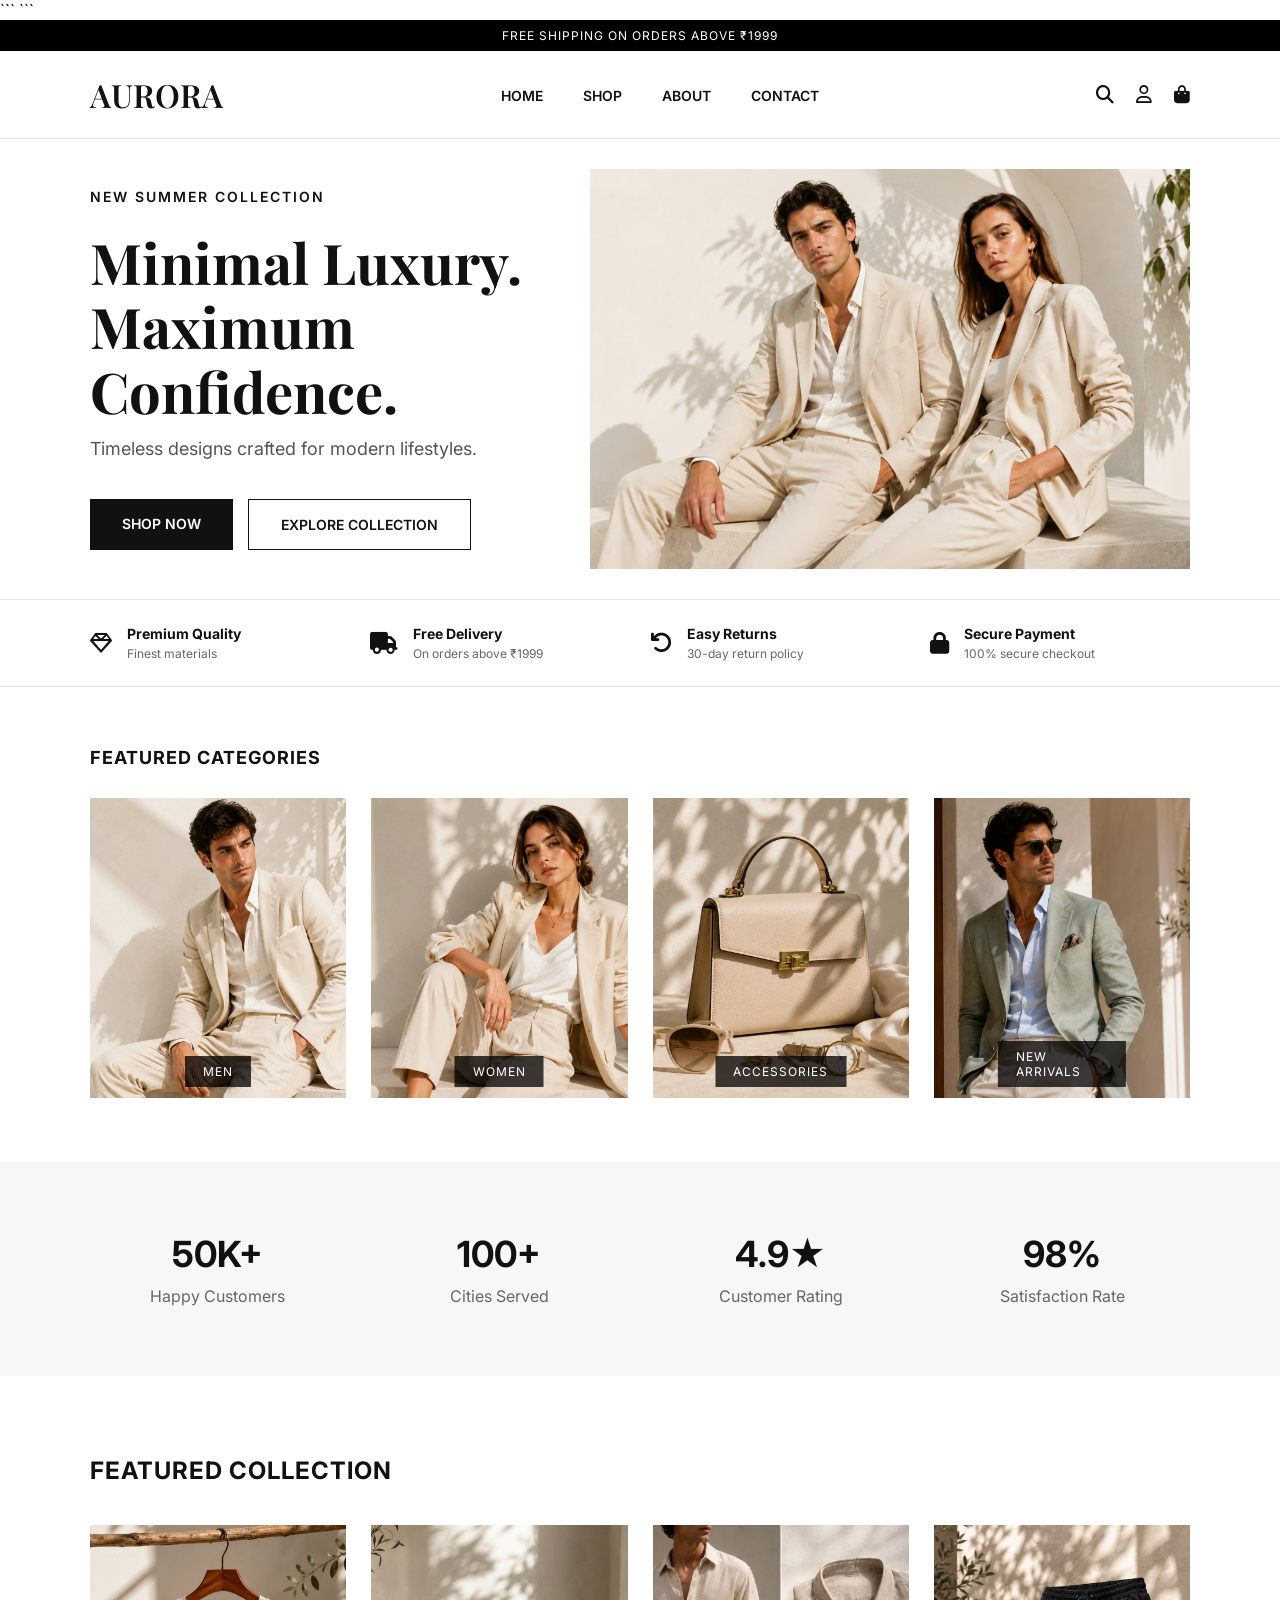
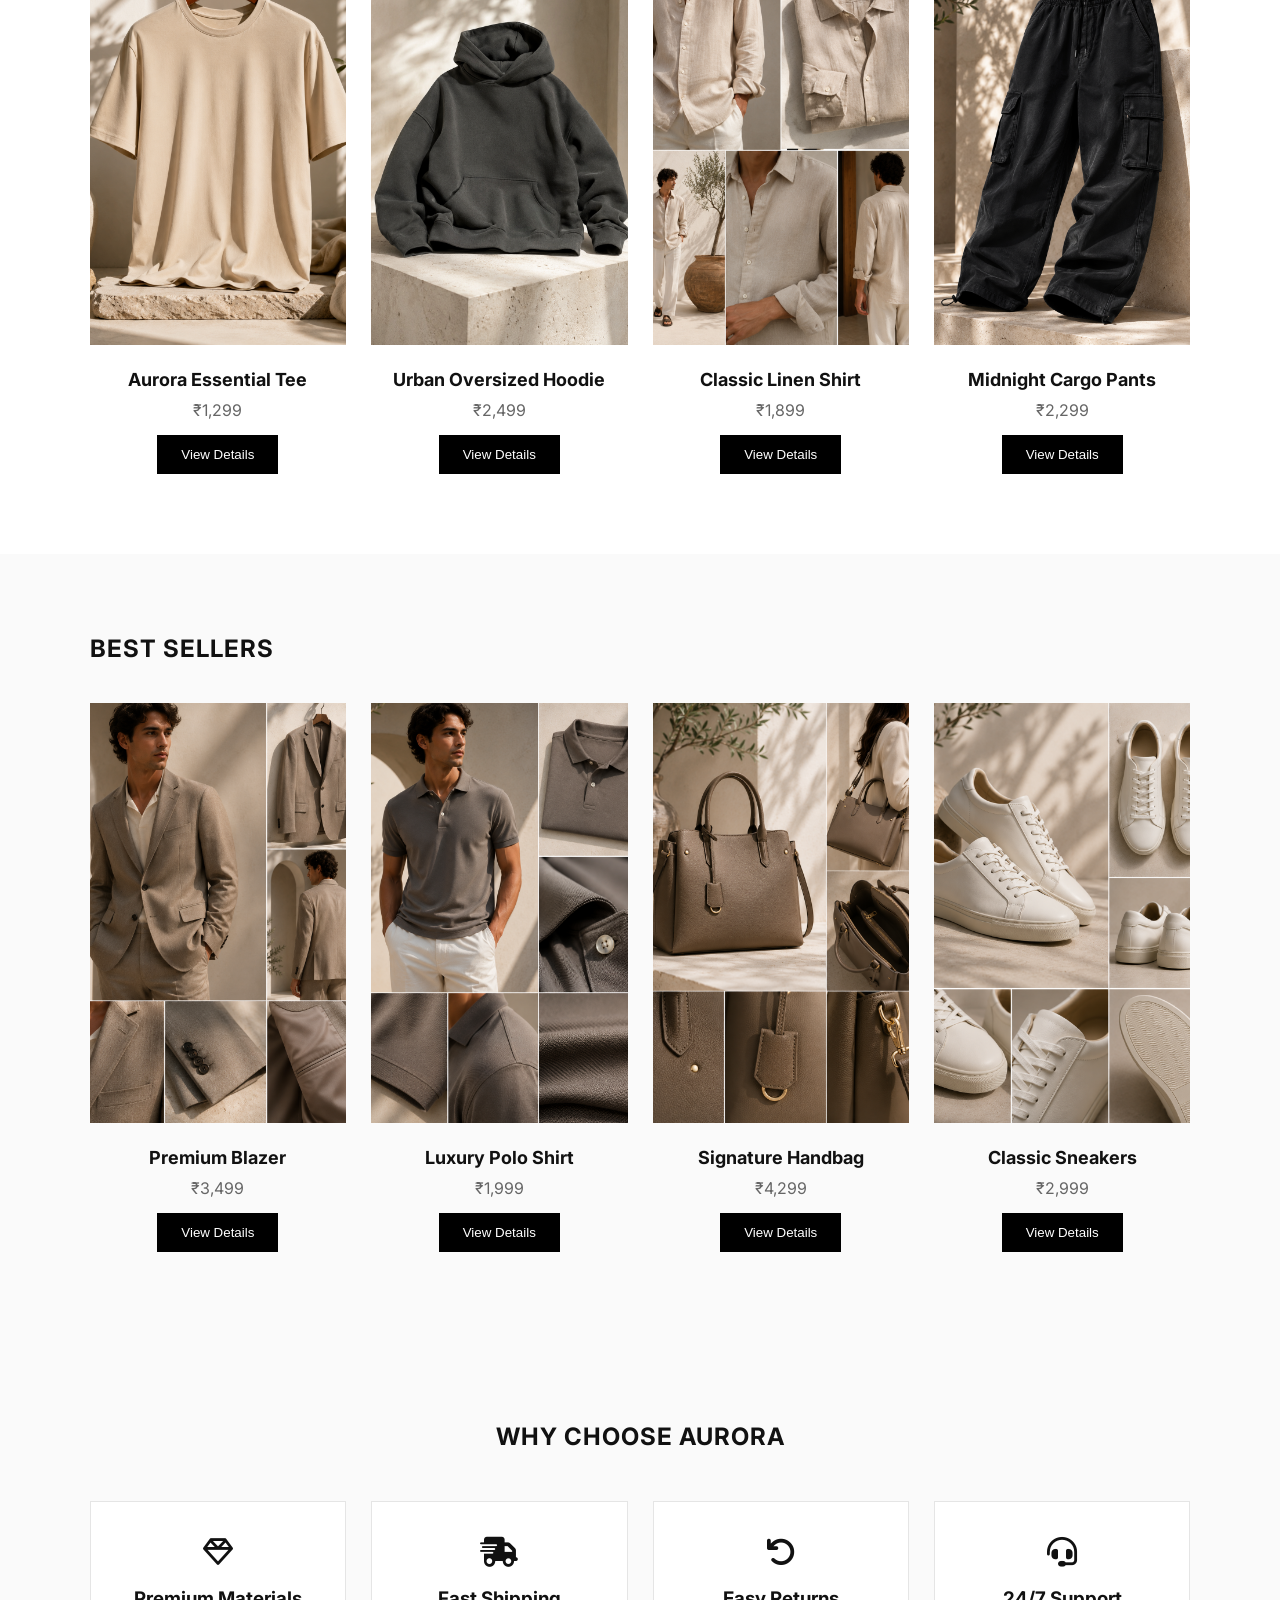
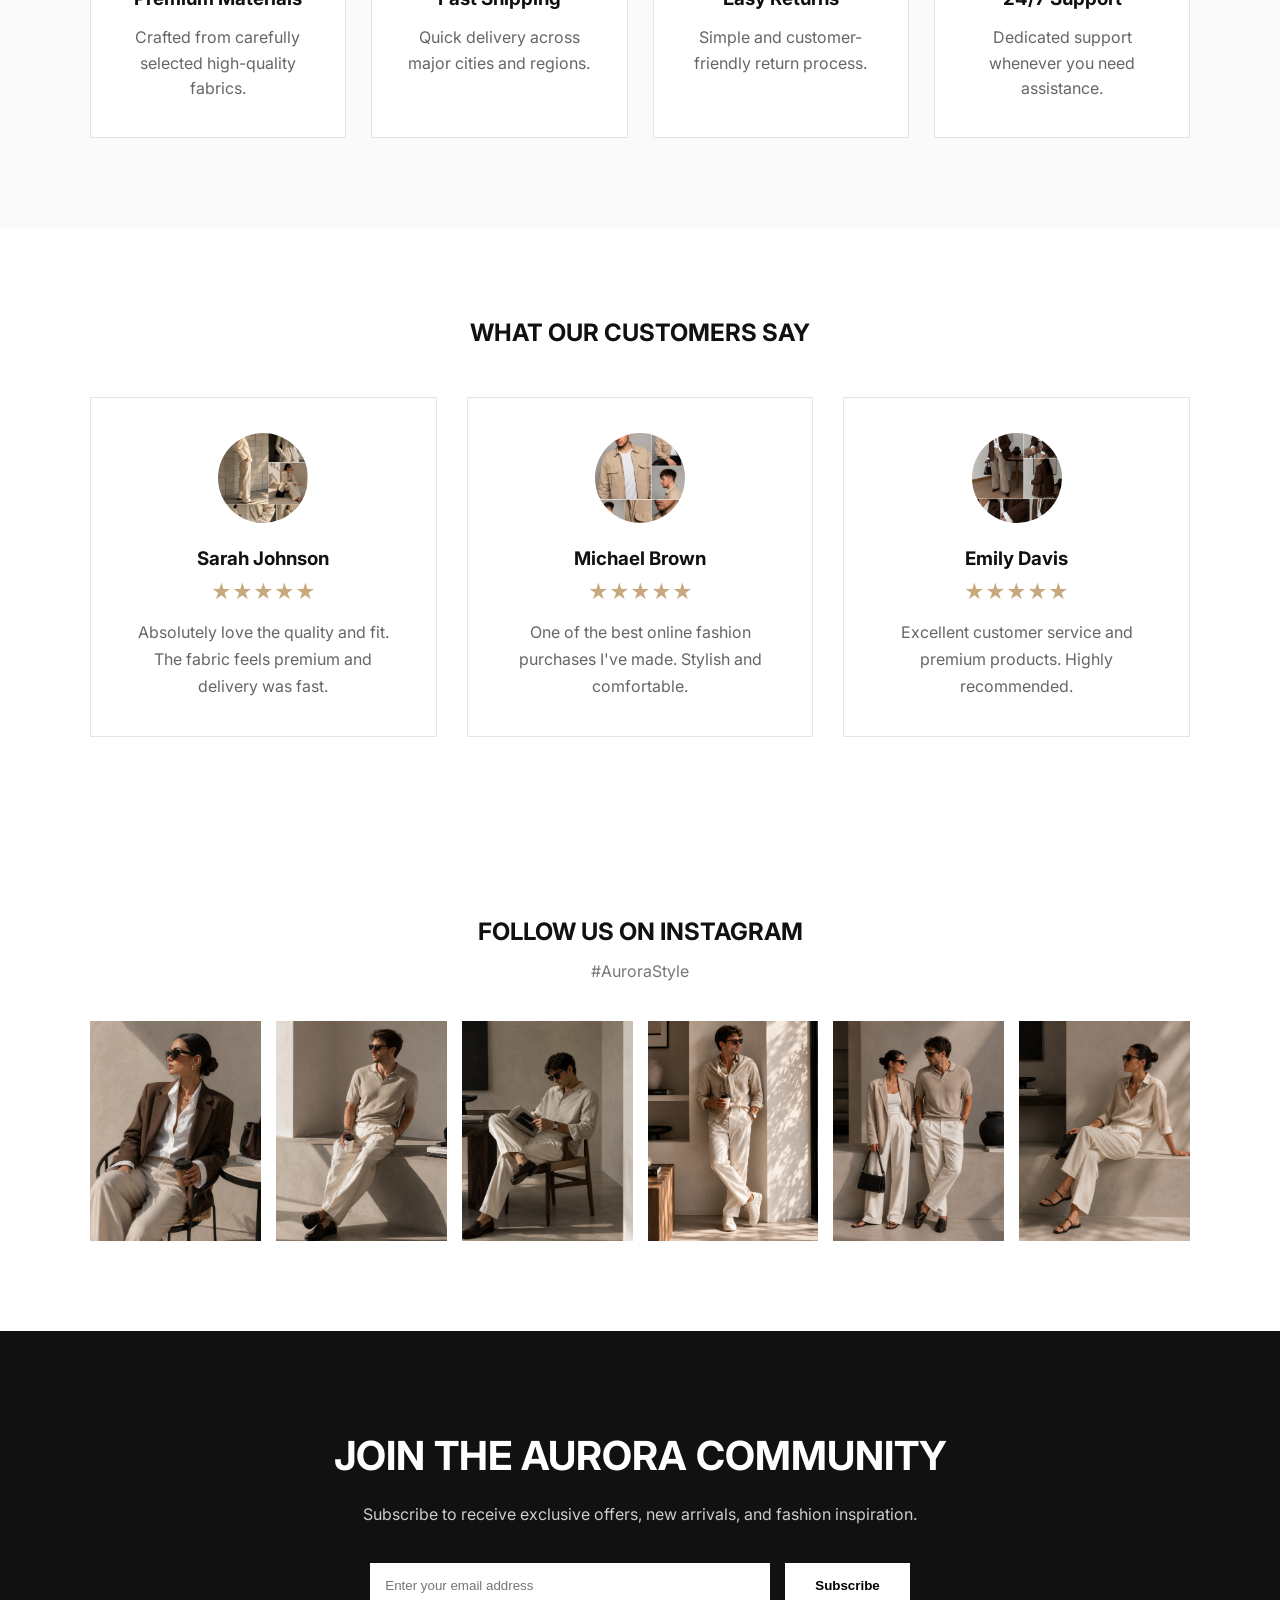
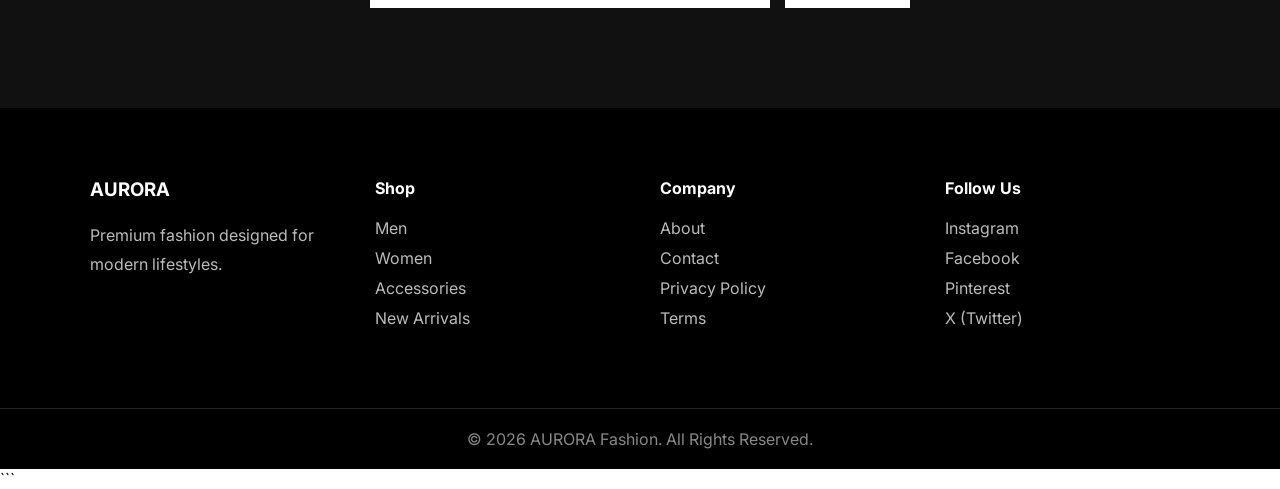
<file: index.html>
<!DOCTYPE html>

<html lang="en">
<head>
    <meta charset="UTF-8">
    <meta name="viewport" content="width=device-width, initial-scale=1.0">
    <title>AURORA Fashion</title>

```
<link rel="stylesheet" href="css/style.css">

<!-- Google Fonts -->
<link href="https://fonts.googleapis.com/css2?family=Playfair+Display:wght@500;600;700&family=Inter:wght@300;400;500;600&display=swap" rel="stylesheet">

<!-- Font Awesome -->
<link rel="stylesheet"
    href="https://cdnjs.cloudflare.com/ajax/libs/font-awesome/6.5.2/css/all.min.css">
```

</head>
<body>

<!-- Announcement Bar -->

<div class="announcement-bar">
    FREE SHIPPING ON ORDERS ABOVE ₹1999
</div>

<!-- Navbar -->

<nav class="navbar">

    <div class="logo">
        AURORA
    </div>

    <ul class="nav-links">
        <li><a href="homme.html">HOME</a></li>
        <li><a href="shop.html">SHOP</a></li>
        <li><a href="about.html">ABOUT</a></li>
        <li><a href="contact.html">CONTACT</a></li>
    </ul>

    <div class="nav-icons">
        <i class="fa-solid fa-magnifying-glass"></i>
        <i class="fa-regular fa-user"></i>
        <i class="fa-solid fa-bag-shopping"></i>

        <div class="menu-btn">
            <i class="fa-solid fa-bars"></i>
        </div>
    </div>

</nav>

<!-- Hero Section -->

<section class="hero">

    <div class="hero-content">

        <p class="subtitle">
            NEW SUMMER COLLECTION
        </p>

        <h1>
            Minimal Luxury.<br>
            Maximum Confidence.
        </h1>

        <p class="hero-text">
            Timeless designs crafted for modern lifestyles.
        </p>

        <div class="hero-buttons">

            <a href="#" class="btn-primary">
                SHOP NOW
            </a>

            <a href="#" class="btn-secondary">
                EXPLORE COLLECTION
            </a>

        </div>

    </div>

    <div class="hero-image">
        <img src="image/hero.png" alt="Aurora Fashion">
    </div>

</section>

<!-- Features Section -->

<section class="features">

    <div class="feature-card">
        <i class="fa-regular fa-gem"></i>
        <div>
            <h4>Premium Quality</h4>
            <p>Finest materials</p>
        </div>
    </div>

    <div class="feature-card">
        <i class="fa-solid fa-truck"></i>
        <div>
            <h4>Free Delivery</h4>
            <p>On orders above ₹1999</p>
        </div>
    </div>

    <div class="feature-card">
        <i class="fa-solid fa-arrow-rotate-left"></i>
        <div>
            <h4>Easy Returns</h4>
            <p>30-day return policy</p>
        </div>
    </div>

    <div class="feature-card">
        <i class="fa-solid fa-lock"></i>
        <div>
            <h4>Secure Payment</h4>
            <p>100% secure checkout</p>
        </div>
    </div>

</section>

<!-- Categories Section -->

<section class="categories">

    <h2>FEATURED CATEGORIES</h2>

    <div class="category-grid">

        <div class="category-card">
            <img src="image/men.png" alt="Men">
            <span>MEN</span>
        </div>

        <div class="category-card">
            <img src="image/women.png" alt="Women">
            <span>WOMEN</span>
        </div>

        <div class="category-card">
            <img src="image/acce.png" alt="Accessories">
            <span>ACCESSORIES</span>
        </div>

        <div class="category-card">
            <img src="image/new.png" alt="New Arrivals">
            <span>NEW ARRIVALS</span>
        </div>

    </div>

</section>

<!-- Statistics Section -->

<section class="stats">

    <div class="stat-card">
        <h3>50K+</h3>
        <p>Happy Customers</p>
    </div>

    <div class="stat-card">
        <h3>100+</h3>
        <p>Cities Served</p>
    </div>

    <div class="stat-card">
        <h3>4.9★</h3>
        <p>Customer Rating</p>
    </div>

    <div class="stat-card">
        <h3>98%</h3>
        <p>Satisfaction Rate</p>
    </div>

</section>

<!-- Featured Collection -->

<section class="featured-collection">

    <h2>FEATURED COLLECTION</h2>

    <div class="product-grid">

        <div class="product-card">
            <img src="image/product-1.png" alt="">
            <h3>Aurora Essential Tee</h3>
            <p>₹1,299</p>
            <button>View Details</button>
        </div>

        <div class="product-card">
            <img src="image/product-2.png" alt="">
            <h3>Urban Oversized Hoodie</h3>
            <p>₹2,499</p>
            <button>View Details</button>
        </div>

        <div class="product-card">
            <img src="image/product-3.png" alt="">
            <h3>Classic Linen Shirt</h3>
            <p>₹1,899</p>
            <button>View Details</button>
        </div>

        <div class="product-card">
            <img src="image/product-4.png" alt="">
            <h3>Midnight Cargo Pants</h3>
            <p>₹2,299</p>
            <button>View Details</button>
        </div>

    </div>

</section>
<!-- Best Sellers -->

<section class="best-sellers">

    <h2>BEST SELLERS</h2>

    <div class="product-grid">

        <div class="product-card">
            <img src="image/best-1.png" alt="">
            <h3>Premium Blazer</h3>
            <p>₹3,499</p>
            <button>View Details</button>
        </div>

        <div class="product-card">
            <img src="image/best-2.png" alt="">
            <h3>Luxury Polo Shirt</h3>
            <p>₹1,999</p>
            <button>View Details</button>
        </div>

        <div class="product-card">
            <img src="image/best-3.png" alt="">
            <h3>Signature Handbag</h3>
            <p>₹4,299</p>
            <button>View Details</button>
        </div>

        <div class="product-card">
            <img src="image/best-4.png" alt="">
            <h3>Classic Sneakers</h3>
            <p>₹2,999</p>
            <button>View Details</button>
        </div>

    </div>

</section>
<!-- Why Choose Us -->

<section class="why-us">

    <h2>WHY CHOOSE AURORA</h2>

    <div class="why-grid">

        <div class="why-card">
            <i class="fa-regular fa-gem"></i>
            <h3>Premium Materials</h3>
            <p>Crafted from carefully selected high-quality fabrics.</p>
        </div>

        <div class="why-card">
            <i class="fa-solid fa-truck-fast"></i>
            <h3>Fast Shipping</h3>
            <p>Quick delivery across major cities and regions.</p>
        </div>

        <div class="why-card">
            <i class="fa-solid fa-arrow-rotate-left"></i>
            <h3>Easy Returns</h3>
            <p>Simple and customer-friendly return process.</p>
        </div>

        <div class="why-card">
            <i class="fa-solid fa-headset"></i>
            <h3>24/7 Support</h3>
            <p>Dedicated support whenever you need assistance.</p>
        </div>

    </div>

</section>
<!-- Customer Reviews -->

<section class="reviews">

    <h2>WHAT OUR CUSTOMERS SAY</h2>

    <div class="review-grid">

        <div class="review-card">

            <img src="image/review-1.png" alt="Customer">

            <h3>Sarah Johnson</h3>

            <div class="stars">
                ★★★★★
            </div>

            <p>
                Absolutely love the quality and fit.
                The fabric feels premium and delivery was fast.
            </p>

        </div>

        <div class="review-card">

            <img src="image/review-2.png" alt="Customer">

            <h3>Michael Brown</h3>

            <div class="stars">
                ★★★★★
            </div>

            <p>
                One of the best online fashion purchases I've made.
                Stylish and comfortable.
            </p>

        </div>

        <div class="review-card">

            <img src="image/review-3.png" alt="Customer">

            <h3>Emily Davis</h3>

            <div class="stars">
                ★★★★★
            </div>

            <p>
                Excellent customer service and premium products.
                Highly recommended.
            </p>

        </div>

    </div>

</section>
<!-- Instagram Gallery -->

<section class="instagram">

    <h2>FOLLOW US ON INSTAGRAM</h2>

    <p class="insta-text">#AuroraStyle</p>

    <div class="instagram-grid">

        <img src="image/insta-1.png" alt="">
        <img src="image/insta-2.png" alt="">
        <img src="image/insta-3.png" alt="">
        <img src="image/insta-4.png" alt="">
        <img src="image/insta-5.png" alt="">
        <img src="image/insta-6.png" alt="">

    </div>

</section>
<!-- Newsletter -->

<section class="newsletter">

    <h2>JOIN THE AURORA COMMUNITY</h2>

    <p>
        Subscribe to receive exclusive offers, new arrivals,
        and fashion inspiration.
    </p>

    <form class="newsletter-form">

        <input
            type="email"
            placeholder="Enter your email address"
            required
        >

        <button type="submit">
            Subscribe
        </button>

    </form>

</section>
<!-- Footer -->

<footer class="footer">

    <div class="footer-grid">

        <div>
            <h3>AURORA</h3>

            <p>
                Premium fashion designed for modern lifestyles.
            </p>
        </div>

        <div>
            <h4>Shop</h4>

            <ul>
                <li><a href="#">Men</a></li>
                <li><a href="#">Women</a></li>
                <li><a href="#">Accessories</a></li>
                <li><a href="#">New Arrivals</a></li>
            </ul>
        </div>

        <div>
            <h4>Company</h4>

            <ul>
                <li><a href="#">About</a></li>
                <li><a href="#">Contact</a></li>
                <li><a href="#">Privacy Policy</a></li>
                <li><a href="#">Terms</a></li>
            </ul>
        </div>

        <div>
            <h4>Follow Us</h4>

            <ul>
                <li><a href="#">Instagram</a></li>
                <li><a href="#">Facebook</a></li>
                <li><a href="#">Pinterest</a></li>
                <li><a href="#">X (Twitter)</a></li>
            </ul>
        </div>

    </div>

    <div class="footer-bottom">
        © 2026 AURORA Fashion. All Rights Reserved.
    </div>

</footer>


<script src="js/main.js"></script>
```

</body>
</html>
</file>
<file: css/style.css>
*{
    margin:0;
    padding:0;
    box-sizing:border-box;
}

body{
    font-family:'Inter',sans-serif;
    color:#111;
    background:#fff;
}

a{
    text-decoration:none;
}

ul{
    list-style:none;
}

/* Announcement Bar */

.announcement-bar{
    background:#000;
    color:#fff;
    text-align:center;
    padding:8px;
    font-size:12px;
    letter-spacing:1px;
}

/* Navbar */

.navbar{
    display:flex;
    justify-content:space-between;
    align-items:center;
    padding:22px 7%;
    border-bottom:1px solid #e5e5e5;
    position:sticky;
    top:0;
    background:#fff;
    z-index:1000;
}

.logo{
    font-family:'Playfair Display',serif;
    font-size:32px;
    font-weight:600;
}

.nav-links{
    display:flex;
    gap:40px;
}

.nav-links a{
    color:#111;
    font-size:14px;
    font-weight:600;
}

.nav-icons{
    display:flex;
    gap:22px;
    font-size:18px;
    cursor:pointer;
}

.menu-btn{
    display:none;
}

/* Hero */

.hero{
    display:flex;
    align-items:center;
    justify-content:space-between;
    min-height:auto;
    padding:30px 7%;
}

.hero-content{
    flex:1;
}

.subtitle{
    font-size:14px;
    letter-spacing:2px;
    font-weight:600;
    margin-bottom:25px;
}

.hero-content h1{
    font-family:'Playfair Display',serif;
    font-size:56px;
    line-height:1.15;
    margin-bottom:15px;
}

.hero-text{
    font-size:18px;
    color:#555;
    margin-bottom:40px;
}

.hero-buttons{
    display:flex;
    gap:15px;
}

.btn-primary{
    background:#111;
    color:#fff;
    padding:16px 32px;
    font-size:14px;
    font-weight:600;
    transition:.3s;
}

.btn-primary:hover{
    transform:translateY(-3px);
}

.btn-secondary{
    border:1px solid #111;
    color:#111;
    padding:16px 32px;
    font-size:14px;
    font-weight:600;
    transition:.3s;
}

.btn-secondary:hover{
    background:#111;
    color:#fff;
}

.hero-image{
    flex:1.2;
    display:flex;
    justify-content:flex-end;
}

.hero-image img{
    width:100%;
    max-width:800px;
    display:block;
    object-fit: fill;
}

/* Responsive */

@media(max-width:992px){

    .hero{
        flex-direction:column;
        text-align:center;
        gap:40px;
    }

    .hero-buttons{
        justify-content:center;
    }

    .hero-content h1{
        font-size:52px;
    }

}

@media(max-width:768px){

    .nav-links{
        display:none;
    }

    .menu-btn{
        display:block;
    }

    .hero-content h1{
        font-size:42px;
    }
    .features{
    grid-template-columns:repeat(2,1fr);
}

.category-grid{
    grid-template-columns:repeat(2,1fr);
}

}

@media(max-width:480px){

    .hero-content h1{
        font-size:34px;
    }

    .hero-buttons{
        flex-direction:column;
    }
    .features{
    grid-template-columns:1fr;
}

.category-grid{
    grid-template-columns:1fr;
}

}

/* FEATURES */

.features{
    display:grid;
    grid-template-columns:repeat(4,1fr);
    gap:20px;

    padding:25px 7%;

    border-top:1px solid #e5e5e5;
    border-bottom:1px solid #e5e5e5;
}

.feature-card{
    display:flex;
    align-items:center;
    gap:15px;
}

.feature-card i{
    font-size:22px;
    color:#111;
}

.feature-card h4{
    font-size:14px;
    margin-bottom:4px;
}

.feature-card p{
    font-size:12px;
    color:#666;
}

/* CATEGORIES */

.categories{
    padding:60px 7%;
}

.categories h2{
    font-size:18px;
    margin-bottom:30px;
    letter-spacing:1px;
}

.category-grid{
    display:grid;
    grid-template-columns:repeat(4,1fr);
    gap:25px;
}

.category-card{
    position:relative;
    overflow:hidden;
    cursor:pointer;
}

.category-card img{
    width:100%;
    height:300px;
    object-fit:cover;
    transition:0.4s;
}

.category-card:hover img{
    transform:scale(1.05);
}

.category-card span{
    position:absolute;
    bottom:15px;
    left:50%;
    transform:translateX(-50%);

    background:rgba(0,0,0,0.75);

    color:white;

    padding:8px 18px;

    font-size:12px;
    letter-spacing:1px;
}
/* STATISTICS */

.stats{
    padding:70px 7%;
    background:#f7f7f7;

    display:grid;
    grid-template-columns:repeat(4,1fr);
    gap:25px;

    text-align:center;
}

.stat-card h3{
    font-size:36px;
    margin-bottom:10px;
}

.stat-card p{
    color:#666;
}

/* FEATURED COLLECTION */

.featured-collection{
    padding:80px 7%;
}

.featured-collection h2{
    margin-bottom:40px;
    letter-spacing:1px;
}

.product-grid{
    display:grid;
    grid-template-columns:repeat(4,1fr);
    gap:25px;
}

.product-card{
    text-align:center;
}

.product-card img{
    width:100%;
    height:350px;
    object-fit:cover;
}

.product-card h3{
    margin-top:15px;
    margin-bottom:10px;
    font-size:18px;
}

.product-card p{
    margin-bottom:15px;
    color:#666;
}

.product-card button{
    background:black;
    color:white;
    border:none;
    padding:12px 24px;
    cursor:pointer;
}
.best-sellers{
    padding:80px 7%;
    background:#fafafa;
}

.best-sellers h2{
    margin-bottom:40px;
    letter-spacing:1px;
}
/* WHY US */

.why-us{
    padding:90px 7%;
    background:#fafafa;
}

.why-us h2{
    text-align:center;
    margin-bottom:50px;
    letter-spacing:1px;
}

.why-grid{
    display:grid;
    grid-template-columns:repeat(4,1fr);
    gap:25px;
}

.why-card{
    background:white;
    padding:35px 25px;
    text-align:center;
    border:1px solid #e5e5e5;
    transition:0.3s;
}

.why-card:hover{
    transform:translateY(-5px);
}

.why-card i{
    font-size:30px;
    margin-bottom:20px;
}

.why-card h3{
    margin-bottom:15px;
}

.why-card p{
    color:#666;
    line-height:1.6;
}
/* REVIEWS */

.reviews{
    padding:90px 7%;
}

.reviews h2{
    text-align:center;
    margin-bottom:50px;
}

.review-grid{
    display:grid;
    grid-template-columns:repeat(3,1fr);
    gap:30px;
}

.review-card{
    text-align:center;
    padding:35px;
    border:1px solid #e5e5e5;
    background:white;
}

.review-card img{
    width:90px;
    height:90px;
    border-radius:50%;
    object-fit:cover;
    margin-bottom:20px;
}

.review-card h3{
    margin-bottom:10px;
}

.stars{
    color:#c8a97e;
    font-size:20px;
    margin-bottom:15px;
}

.review-card p{
    color:#666;
    line-height:1.7;
}
/* INSTAGRAM */

.instagram{
    padding:90px 7%;
    text-align:center;
}

.instagram h2{
    margin-bottom:15px;
}

.insta-text{
    color:#777;
    margin-bottom:40px;
}

.instagram-grid{
    display:grid;
    grid-template-columns:repeat(6,1fr);
    gap:15px;
}

.instagram-grid img{
    width:100%;
    height:220px;
    object-fit:cover;
    transition:0.3s;
    cursor:pointer;
}

.instagram-grid img:hover{
    transform:scale(1.05);
}
/* NEWSLETTER */

.newsletter{
    padding:100px 7%;
    text-align:center;
    background:#111;
    color:white;
}

.newsletter h2{
    margin-bottom:20px;
    font-size:40px;
}

.newsletter p{
    color:#ccc;
    max-width:600px;
    margin:0 auto 35px;
    line-height:1.8;
}

.newsletter-form{
    display:flex;
    justify-content:center;
    gap:15px;
}

.newsletter-form input{
    width:400px;
    max-width:100%;
    padding:15px;
    border:none;
    outline:none;
}

.newsletter-form button{
    padding:15px 30px;
    border:none;
    background:white;
    color:black;
    cursor:pointer;
    font-weight:600;
}
/* FOOTER */

.footer{
    background:#000;
    color:white;
}

.footer-grid{
    padding:70px 7%;
    display:grid;
    grid-template-columns:repeat(4,1fr);
    gap:40px;
}

.footer h3,
.footer h4{
    margin-bottom:20px;
}

.footer p{
    color:#bbb;
    line-height:1.8;
}

.footer ul{
    list-style:none;
}

.footer ul li{
    margin-bottom:10px;
}

.footer a{
    color:#bbb;
    text-decoration:none;
}

.footer a:hover{
    color:white;
}

.footer-bottom{
    text-align:center;
    padding:20px;
    border-top:1px solid #222;
    color:#888;
}
/* SHOP HERO */

.shop-hero{
    padding:120px 7%;
    text-align:center;
    background:#f8f8f8;
}

.shop-hero h1{
    font-size:56px;
    margin-bottom:15px;
    font-family:'Playfair Display',serif;
}

.shop-hero p{
    color:#666;
}
/* SHOP CONTROLS */

.shop-controls{
    padding:60px 7%;
}

.search-box{
    max-width:600px;
    margin:0 auto 40px;

    display:flex;
}

.search-box input{
    flex:1;
    padding:15px;
    border:1px solid #ddd;
    outline:none;
}

.search-box button{
    width:60px;
    border:none;
    background:black;
    color:white;
    cursor:pointer;
}

.filter-buttons{
    display:flex;
    justify-content:center;
    gap:15px;
    flex-wrap:wrap;
}

.filter-buttons button{
    padding:12px 24px;
    border:1px solid #ddd;
    background:white;
    cursor:pointer;
}

.filter-buttons .active{
    background:black;
    color:white;
}
/* SHOP PRODUCTS */

.shop-products{
    padding:20px 7% 100px;
}

.products-grid{
    display:grid;
    grid-template-columns:repeat(4,1fr);
    gap:30px;
}

.product-card{
    text-align:center;
}

.product-card img{
    width:100%;
    height:420px;
    object-fit:cover;
}

.product-card h3{
    margin-top:20px;
    margin-bottom:10px;
}

.price{
    color:#666;
    margin-bottom:15px;
}

.product-btn{
    display:inline-block;
    background:black;
    color:white;
    text-decoration:none;
    padding:12px 24px;
}
/* PAGINATION */

.pagination{
    display:flex;
    justify-content:center;
    gap:12px;
    padding:0 0 100px;
}

.pagination a{
    width:45px;
    height:45px;

    display:flex;
    align-items:center;
    justify-content:center;

    text-decoration:none;

    border:1px solid #ddd;

    color:#111;

    transition:0.3s;
}

.pagination a:hover{
    background:black;
    color:white;
}

.active-page{
    background:black;
    color:white !important;
}
/* PRODUCT HOVER EFFECTS */

.product-card{
    transition:0.4s ease;
}

.product-card:hover{
    transform:translateY(-10px);
}

.product-card{
    overflow:hidden;
}

.product-card img{
    transition:0.5s ease;
}

.product-card:hover img{
    transform:scale(1.05);
}

.product-btn{
    transition:0.3s ease;
}

.product-btn:hover{
    background:#333;
}

.filter-buttons button{
    transition:0.3s ease;
}

.filter-buttons button:hover{
    background:black;
    color:white;
}

.pagination a{
    transition:0.3s ease;
}
/* QUICK VIEW MODAL */

.quick-modal{
    position:fixed;
    inset:0;

    background:rgba(0,0,0,0.7);

    display:none;

    justify-content:center;
    align-items:center;

    z-index:9999;
}

.quick-modal-content{
    background:white;

    width:90%;
    max-width:500px;

    padding:30px;

    text-align:center;

    position:relative;
}

.quick-modal-content img{
    width:100%;
    height:350px;
    object-fit:cover;
    margin-bottom:20px;
}

.close-modal{
    position:absolute;
    top:10px;
    right:20px;

    font-size:30px;

    cursor:pointer;
}

.modal-btn{
    display:inline-block;

    margin-top:20px;

    background:black;

    color:white;

    text-decoration:none;

    padding:12px 24px;
}
/* =========================
PRODUCT PAGE
========================= */

.product-details{
    padding:80px 8%;
    background:#f8f8f8;
}

.product-container{
    display:grid;
    grid-template-columns:1fr 1fr;
    gap:60px;
    align-items:start;
}

.main-product-image{
    width:100%;
    height:600px;
    object-fit:cover;
    border:1px solid #ddd;
}

.thumbnail-images{
    display:flex;
    gap:15px;
    margin-top:20px;
}

.thumb{
    width:90px;
    height:90px;
    object-fit:cover;
    cursor:pointer;
    border:2px solid transparent;
    transition:.3s;
}

.thumb:hover{
    border-color:#000;
}

.product-title{
    font-size:3rem;
    font-family:'Playfair Display', serif;
    margin-bottom:15px;
}

.product-rating{
    font-size:1rem;
    margin-bottom:15px;
}

.product-price{
    font-size:2rem;
    font-weight:700;
    margin-bottom:20px;
}

.product-description{
    color:#666;
    line-height:1.8;
    margin-bottom:30px;
}

.product-option{
    margin-bottom:25px;
}

.product-option h4{
    margin-bottom:12px;
}

.sizes{
    display:flex;
    gap:10px;
}

.sizes button{
    padding:10px 18px;
    border:1px solid #ccc;
    background:#fff;
    cursor:pointer;
}

.sizes button:hover{
    background:#000;
    color:#fff;
}

.colors{
    display:flex;
    gap:15px;
}

.color{
    width:30px;
    height:30px;
    border-radius:50%;
    cursor:pointer;
    border:2px solid #ddd;
}

.beige{
    background:#d8c8b0;
}

.black{
    background:#000;
}

.gray{
    background:#888;
}

.quantity-box{
    display:flex;
    width:140px;
}

.quantity-box button{
    width:40px;
    border:none;
    background:#000;
    color:#fff;
    cursor:pointer;
}

.quantity-box input{
    width:60px;
    text-align:center;
    border:1px solid #ddd;
}

.product-actions{
    display:flex;
    gap:15px;
    margin-top:30px;
}

.add-cart-btn,
.buy-btn{
    padding:15px 35px;
    border:none;
    cursor:pointer;
    font-weight:600;
}

.add-cart-btn{
    background:#000;
    color:#fff;
}

.buy-btn{
    background:#ddd;
}

/* FEATURES */

.product-features{
    padding:80px 8%;
    display:grid;
    grid-template-columns:repeat(4,1fr);
    gap:25px;
    background:#fff;
}

.product-features .feature-card{
    text-align:center;
    border:1px solid #eee;
    padding:40px 20px;
}

.product-features i{
    font-size:2rem;
    margin-bottom:15px;
}

.product-features h4{
    margin-bottom:10px;
}









/* Responsive */

@media(max-width:992px){

    .hero{
        flex-direction:column;
        text-align:center;
        gap:40px;
    }

    .hero-buttons{
        justify-content:center;
    }

    .hero-content h1{
        font-size:52px;
    }

}

@media(max-width:768px){

    .nav-links{
        display:none;
    }

    .menu-btn{
        display:block;
    }

    .hero-content h1{
        font-size:42px;
    }
    .features{
    grid-template-columns:repeat(2,1fr);
}

.category-grid{
    grid-template-columns:repeat(2,1fr);
}
.stats{
    grid-template-columns:repeat(2,1fr);
}

.product-grid{
    grid-template-columns:repeat(2,1fr);
}
.why-grid{
    grid-template-columns:repeat(2,1fr);
}
.review-grid{
    grid-template-columns:1fr;
}
.instagram-grid{
    grid-template-columns:repeat(3,1fr);
}
.footer-grid{
    grid-template-columns:repeat(2,1fr);
}
/* SHOP PAGE */

.search-box{
    max-width:100%;
}

.filter-buttons{
    gap:10px;
}

.filter-buttons button{
    padding:10px 18px;
    font-size:14px;
  }
.products-grid{
    grid-template-columns:repeat(2,1fr);
}
.quick-modal-content{
    max-width:90%;
}

.quick-modal-content img{
    height:280px;
}
.product-title{
    font-size:2.2rem;
}

.main-product-image{
    height:400px;
}

.thumbnail-images{
    justify-content:center;
    flex-wrap:wrap;
}

.product-actions{
    flex-direction:column;
}

.add-cart-btn,
.buy-btn{
    width:100%;
}

.product-features{
    grid-template-columns:1fr;
}


}

@media(max-width:480px){

    .hero-content h1{
        font-size:34px;
    }

    .hero-buttons{
        flex-direction:column;
    }
    .features{
    grid-template-columns:1fr;
}

.category-grid{
    grid-template-columns:1fr;
}
.stats{
    grid-template-columns:1fr;
}

.product-grid{
    grid-template-columns:1fr;
}
.why-grid{
    grid-template-columns:1fr;
}
.instagram-grid{
    grid-template-columns:repeat(2,1fr);
}
.newsletter-form{
    flex-direction:column;
}
.footer-grid{
    grid-template-columns:1fr;
}
/* SHOP PAGE MOBILE */

.shop-controls{
    padding:40px 5%;
}

.search-box{
    flex-direction:column;
    gap:10px;
}

.search-box button{
    width:100%;
    height:50px;
}

.filter-buttons{
    display:grid;
    grid-template-columns:1fr 1fr;
    gap:10px;
}

.filter-buttons button{
    width:100%;
}

.shop-hero{
    padding:80px 5%;
}

.shop-hero h1{
    font-size:38px;
}
.products-grid{
    grid-template-columns:1fr;
}
.quick-modal-content{
    padding:20px;
}

.quick-modal-content img{
    height:220px;
}

.modal-btn{
    width:100%;
}
.product-title{
    font-size:1.8rem;
}

.main-product-image{
    height:320px;
}

.thumb{
    width:70px;
    height:70px;
}

.product-price{
    font-size:1.5rem;
}

}

@media(max-width:1024px){

    .product-container{
        grid-template-columns:1fr;
    }

    .main-product-image{
        height:500px;
    }

    .product-features{
        grid-template-columns:repeat(2,1fr);
    }

}
</file>
